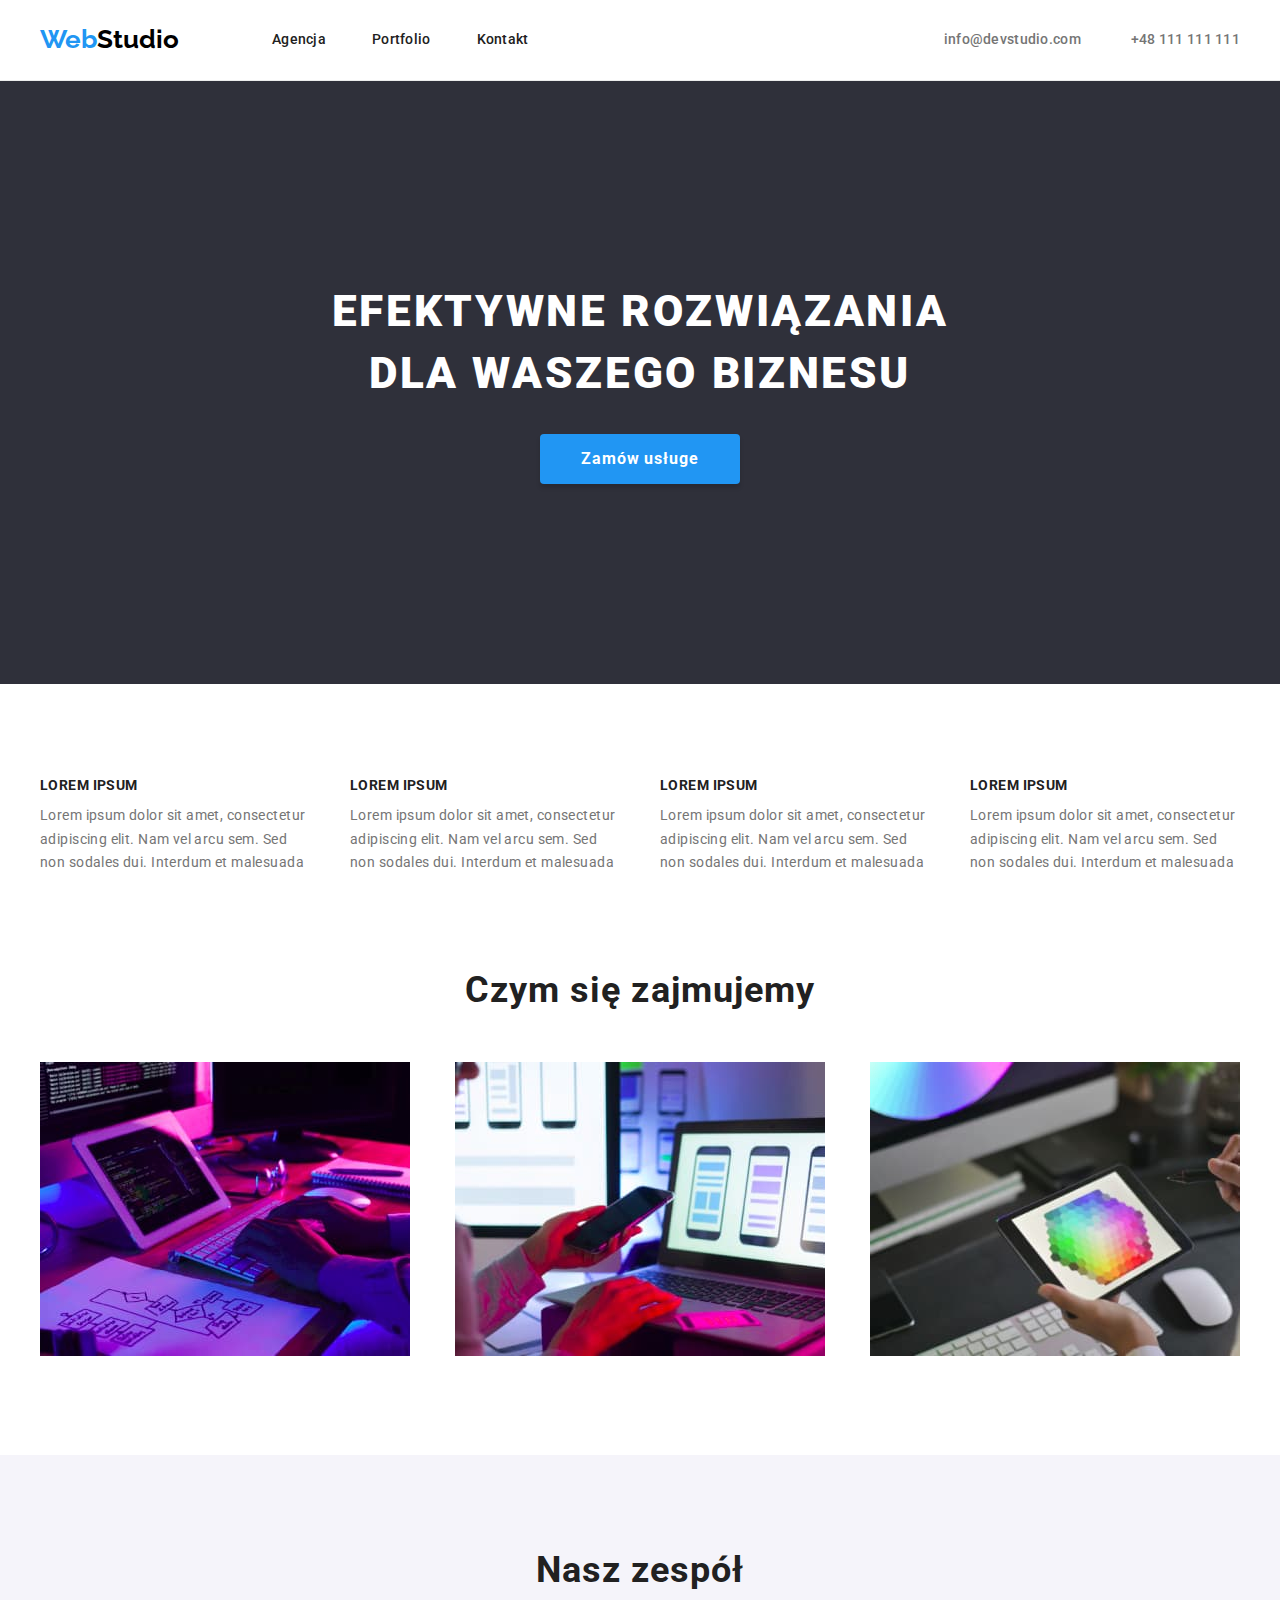
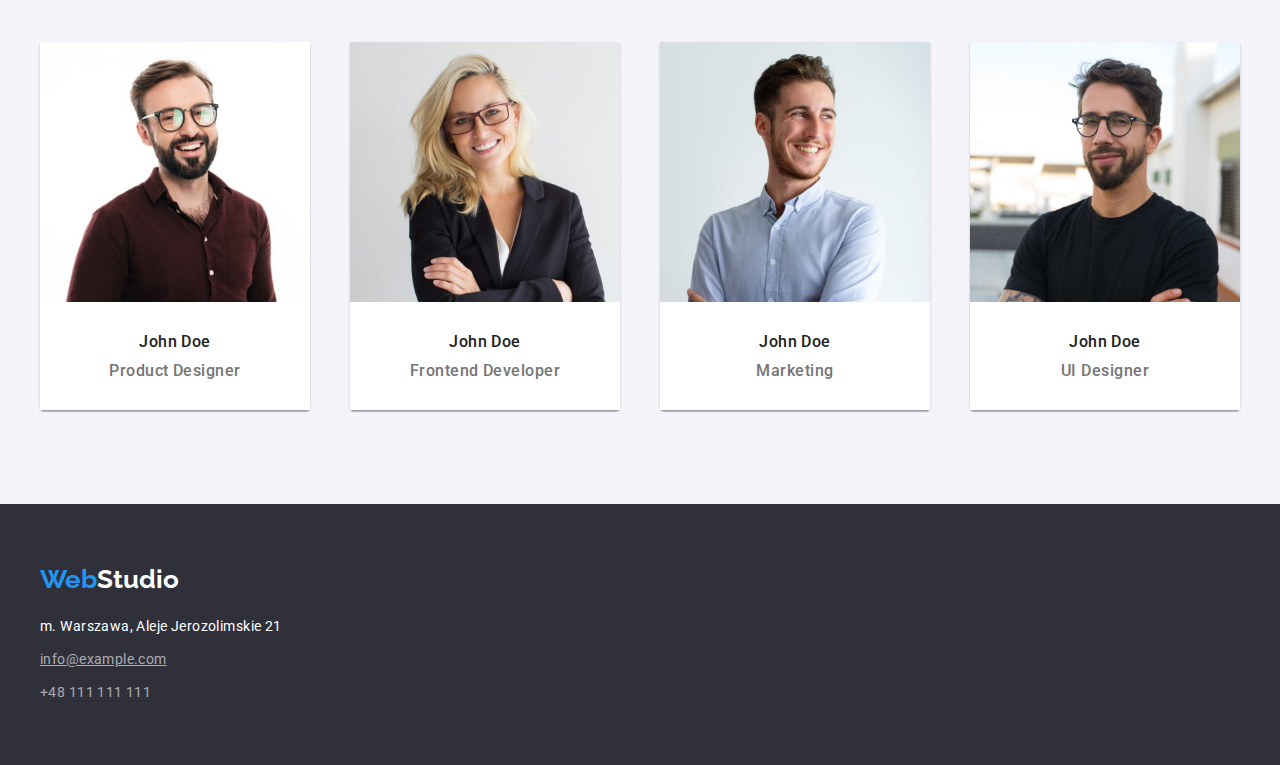
<file: index.html>
<!DOCTYPE html>
<html lang="pl">
    <head>
        <meta charset="UTF-8" />
        <meta http-equiv="X-UA-Compatible" content="IE=edge" />
        <meta name="viewport" content="width=device-width, initial-scale=1.0" />
        <title>Studio</title>
        <link
            rel="stylesheet"
            href="https://cdnjs.cloudflare.com/ajax/libs/modern-normalize/1.0.0/modern-normalize.min.css"
        />
        <link href="css/styles.css" rel="stylesheet" />
        <link rel="preconnect" href="https://fonts.googleapis.com" />
        <link rel="preconnect" href="https://fonts.gstatic.com" crossorigin />
        <link
            href="https://fonts.googleapis.com/css2?family=Raleway:wght@700&family=Roboto:wght@400;500;700;900&display=swap"
            rel="stylesheet"
        />
    </head>
    <body>
        <!-- Page header -->
        <header class="page-hdr">
            <div class="container box-header">
            <nav class="box-nav">
                <a class="logo" href="./index.html"><span>Web</span>Studio</a>
                <ul class="nav-lst">
                    <li><a href="">Agencja</a></li>
                    <li>
                        <a href="portfolio.html">Portfolio</a>
                    </li>
                    <li><a href="">Kontakt</a></li>
                </ul>
            </nav>
            <ul class="contact-lst">
                <li>
                    <a href="mailto:info@devstudio.com">info@devstudio.com</a>
                </li>
                <li>
                    <a href="tel:+48111111111">+48 111 111 111</a>
                </li>
            </ul>
        </div>
        
        </header>

        <!-- Main content -->
        <main>
            <!-- Firt section -->
            <section class="section section-hdr">
                
                    <div class="container">
                    <h1 class="hdr-first">
                        Efektywne rozwiązania dla waszego biznesu
                    </h1>
                    <div class="box-btn-studio"><button class="btn-studio" type="button">
                        Zamów usługe
                    </button>
                    </div>
                </div>
                
            </section>
            <!-- Second section -->
            <section class="section">
                <div class="container">
                <ul class="descr-lst">
                    <li>
                        <h3>Lorem ipsum</h3>
                        <p>
                            Lorem ipsum dolor sit amet, consectetur adipiscing
                            elit. Nam vel arcu sem. Sed non sodales dui.
                            Interdum et malesuada
                        </p>
                    </li>
                    <li>
                        <h3>Lorem ipsum</h3>
                        <p>
                            Lorem ipsum dolor sit amet, consectetur adipiscing
                            elit. Nam vel arcu sem. Sed non sodales dui.
                            Interdum et malesuada
                        </p>
                    </li>
                    <li>
                        <h3>Lorem ipsum</h3>
                        <p>
                            Lorem ipsum dolor sit amet, consectetur adipiscing
                            elit. Nam vel arcu sem. Sed non sodales dui.
                            Interdum et malesuada
                        </p>
                    </li>
                    <li>
                        <h3>Lorem ipsum</h3>
                        <p>
                            Lorem ipsum dolor sit amet, consectetur adipiscing
                            elit. Nam vel arcu sem. Sed non sodales dui.
                            Interdum et malesuada
                        </p>
                    </li>
                </ul>
                </div>
            </section>
            <!-- Third section -->
            <section class="section section-about">
                <div class="container">
                <h2 class="hdr-secondary">Czym się zajmujemy</h2>
                <ul class="about-lst">
                    <li>
                        <img
                            src="images/programer-working.jpg"
                            alt="Programer working his desk office"
                            width="370"
                            height="294"
                        />
                    </li>
                    <li>
                        <img
                            src="images/developing-application.jpg"
                            alt="Web UI Designers are developing application"
                            width="370"
                            height="294"
                        />
                    </li>
                    <li>
                        <img
                            src="images/creative-artist.jpg"
                            alt="Creative artist web design with working colour selection graphic tablet"
                            width="370"
                            height="294"
                        />
                    </li>
                </ul>
                </div>
            </section>
            <!-- Fourth section -->
            <section class="section section-team">
                <div class="container">
                <h2 class="hdr-secondary">Nasz zespół</h2>
                    <div class="box-team">
                        <figure class="card-team">
                            <img
                                src="images/product-designer.jpg"
                                alt="Product Designer"
                                width="270"
                                height="260"
                            />
                            <figcaption class="card-team-descr">
                                <span>John Doe</span>
                                <span class="profession">Product Designer</span>
                            </figcaption>
                        </figure>

                        <figure class="card-team">
                            <img
                                src="images/frontend-developer.jpg"
                                alt="Frontend Developer"
                                width="270"
                                height="260"
                            />
                            <figcaption class="card-team-descr">
                                <span>John Doe</span>
                                <span class="profession"
                                    >Frontend Developer</span
                                >
                            </figcaption>
                        </figure>

                        <figure class="card-team">
                            <img
                                src="images/marketing-department.jpg"
                                alt="Marketing"
                                width="270"
                                height="260"
                            />
                            <figcaption class="card-team-descr">
                                <span>John Doe</span>
                                <span class="profession">Marketing</span>
                            </figcaption>
                        </figure>

                        <figure class="card-team">
                            <img
                                src="images/ui-designer.jpg"
                                alt="UI Designer"
                                width="270"
                                height="260"
                            />
                            <figcaption class="card-team-descr">
                                <span>John Doe</span>
                                <span class="profession">UI Designer</span>
                            </figcaption>
                        </figure>
                    </div>
                
            </section>
        </main>
        <!-- Page footer -->
        <footer class="section-footer">
            <div class="container">
            <div class="box-logo"><a class="logo logo-dark" href="/index.html"
                ><span>Web</span>Studio</a
            >
            </div>
            <address class="address">
                <span>m. Warszawa, Aleje Jerozolimskie 21</span>
                
                <a class="address-lnk" href="mailto:info@example.com"
                    >info@example.com</a
                >
                <a href="tel:+48111111111">+48 111 111 111</a>
            </address>
        </div>
        </footer>
    </body>
</html>
</file>
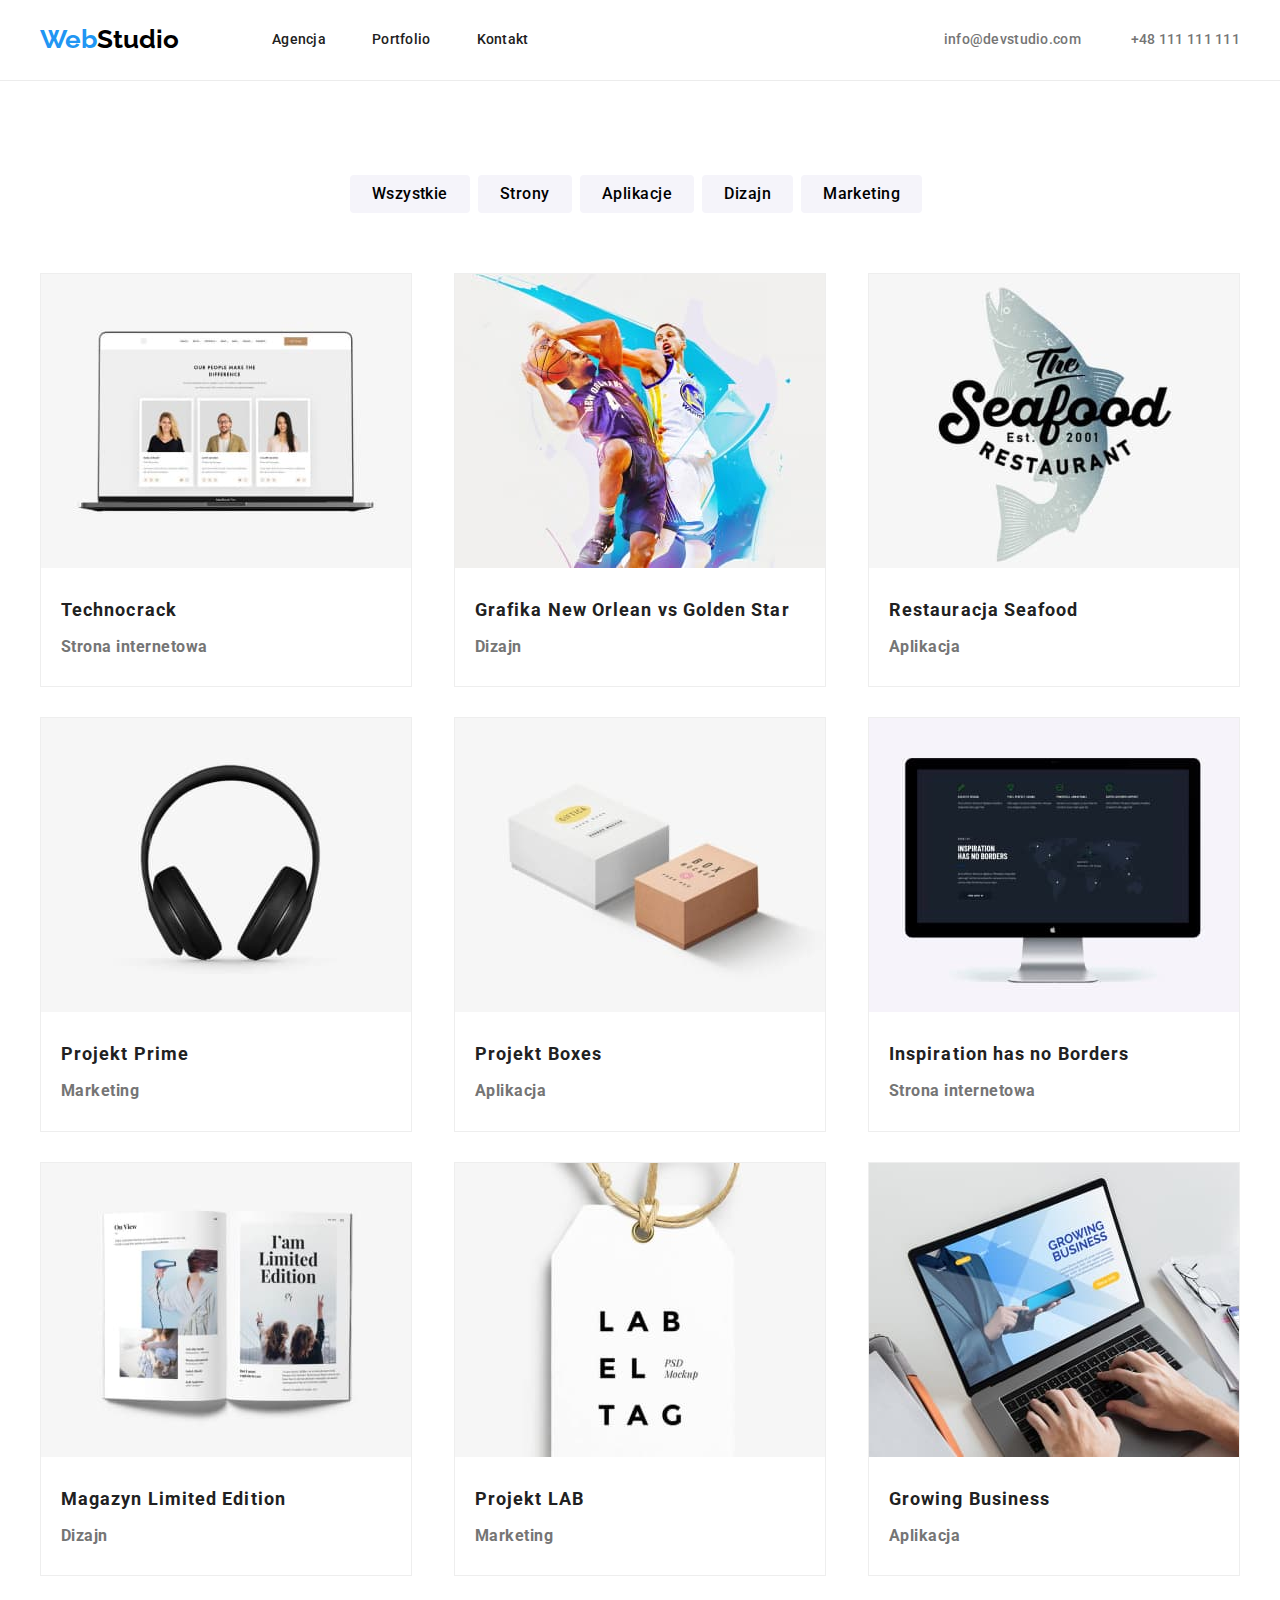
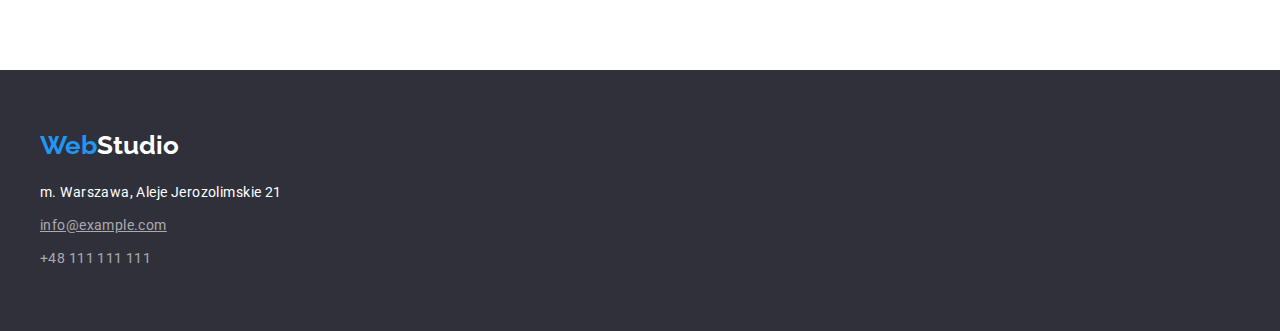
<file: portfolio.html>
<!DOCTYPE html>
<html lang="pl">
    <head>
        <meta charset="UTF-8" />
        <meta http-equiv="X-UA-Compatible" content="IE=edge" />
        <meta name="viewport" content="width=device-width, initial-scale=1.0" />
        <title>Portfolio</title>
        <link
            rel="stylesheet"
            href="https://cdnjs.cloudflare.com/ajax/libs/modern-normalize/1.0.0/modern-normalize.min.css"
        />
        <link href="css/styles.css" rel="stylesheet" />
        <link rel="preconnect" href="https://fonts.googleapis.com" />
        <link rel="preconnect" href="https://fonts.gstatic.com" crossorigin />
        <link
            href="https://fonts.googleapis.com/css2?family=Raleway:wght@700&family=Roboto:wght@400;500;700;900&display=swap"
            rel="stylesheet"
        />
    </head>
    <body>
        <!-- Page header -->
        <header class="page-hdr">
            <div class="container box-header">
                <nav class="box-nav">
                    <a class="logo" href="./index.html"
                        ><span>Web</span>Studio</a
                    >
                    <ul class="nav-lst">
                        <li><a href="">Agencja</a></li>
                        <li>
                            <a href="portfolio.html">Portfolio</a>
                        </li>
                        <li><a href="">Kontakt</a></li>
                    </ul>
                </nav>
                <ul class="contact-lst">
                    <li>
                        <a href="mailto:info@devstudio.com"
                            >info@devstudio.com</a
                        >
                    </li>
                    <li>
                        <a href="tel:+48111111111">+48 111 111 111</a>
                    </li>
                </ul>
            </div>
        </header>
        <!-- Main content -->
        <main>
            <section class="section">
                <div class="container">
                    <ul class="btns-lst-portfolio">
                        <li>
                            <button type="button">Wszystkie</button>
                        </li>
                        <li>
                            <button type="button">Strony</button>
                        </li>
                        <li>
                            <button type="button">Aplikacje</button>
                        </li>
                        <li>
                            <button type="button">Dizajn</button>
                        </li>
                        <li>
                            <button type="button">Marketing</button>
                        </li>
                    </ul>
                </div>
            </section>
            <section class="section">
                <div class="container">
                    <ul class="portfolio-lst">
                        <li>
                            <figure class="card-portfolio">
                                <img
                                    src="images/portfolio1.jpg"
                                    alt="laptop wyświetlający stronę internetową"
                                    width="370"
                                    height="294"
                                />
                                <figcaption class="card-portfolio-descr">
                                    <span>Technocrack</span
                                    ><span class="product"
                                        >Strona internetowa</span
                                    >
                                </figcaption>
                            </figure>
                        </li>
                        <li>
                            <figure class="card-portfolio">
                                <img
                                    src="images/portfolio2.jpg"
                                    alt="grafika z koszykarzami"
                                    width="370"
                                    height="294"
                                />
                                <figcaption class="card-portfolio-descr">
                                    <span
                                        >Grafika New Orlean vs Golden Star</span
                                    ><span class="product">Dizajn</span>
                                </figcaption>
                            </figure>
                        </li>
                        <li>
                            <figure class="card-portfolio">
                                <img
                                    src="images/portfolio3.jpg"
                                    alt="logo restauracji"
                                    width="370"
                                    height="294"
                                />
                                <figcaption class="card-portfolio-descr">
                                    <span>Restauracja Seafood</span
                                    ><span class="product">Aplikacja</span>
                                </figcaption>
                            </figure>
                        </li>
                        <li>
                            <figure class="card-portfolio">
                                <img
                                    src="images/portfolio4.jpg"
                                    alt="słuchawki"
                                    width="370"
                                    height="294"
                                />
                                <figcaption class="card-portfolio-descr">
                                    <span>Projekt Prime</span
                                    ><span class="product">Marketing</span>
                                </figcaption>
                            </figure>
                        </li>
                        <li>
                            <figure class="card-portfolio">
                                <img
                                    src="images/portfolio5.jpg"
                                    alt="puedełka"
                                    width="370"
                                    height="294"
                                />
                                <figcaption class="card-portfolio-descr">
                                    <span> Projekt Boxes</span
                                    ><span class="product">Aplikacja</span>
                                </figcaption>
                            </figure>
                        </li>
                        <li>
                            <figure class="card-portfolio">
                                <img
                                    src="images/portfolio6.jpg"
                                    alt="monitor wyświetlający stronę internetową"
                                    width="370"
                                    height="294"
                                />
                                <figcaption class="card-portfolio-descr">
                                    <span>Inspiration has no Borders</span
                                    ><span class="product"
                                        >Strona internetowa</span
                                    >
                                </figcaption>
                            </figure>
                        </li>
                        <li>
                            <figure class="card-portfolio">
                                <img
                                    src="images/portfolio7.jpg"
                                    alt="magazyn"
                                    width="370"
                                    height="294"
                                />
                                <figcaption class="card-portfolio-descr">
                                    <span>Magazyn Limited Edition</span
                                    ><span class="product">Dizajn</span>
                                </figcaption>
                            </figure>
                        </li>
                        <li>
                            <figure class="card-portfolio">
                                <img
                                    src="images/portfolio8.jpg"
                                    alt="etykieta"
                                    width="370"
                                    height="294"
                                />
                                <figcaption class="card-portfolio-descr">
                                    <span>Projekt LAB</span
                                    ><span class="product">Marketing</span>
                                </figcaption>
                            </figure>
                        </li>
                        <li>
                            <figure class="card-portfolio">
                                <img
                                    src="images/portfolio9.jpg"
                                    alt="pisanie aplikacji na laptopie"
                                    width="370"
                                    height="294"
                                />
                                <figcaption class="card-portfolio-descr">
                                    <span>Growing Business</span
                                    ><span class="product">Aplikacja</span>
                                </figcaption>
                            </figure>
                        </li>
                    </ul>
                </div>
            </section>
        </main>
        <!-- Page footer -->
        <footer class="section-footer">
            <div class="container">
                <div class="box-logo">
                    <a class="logo logo-dark" href="/index.html"
                        ><span>Web</span>Studio</a
                    >
                </div>
                <address class="address">
                    <span>m. Warszawa, Aleje Jerozolimskie 21</span>

                    <a class="address-lnk" href="mailto:info@example.com"
                        >info@example.com</a
                    >
                    <a href="tel:+48111111111">+48 111 111 111</a>
                </address>
            </div>
        </footer>
    </body>
</html>
</file>
<file: css/styles.css>
:root {
    --text-grey: #757575;
    --button-grey: #f5f4fa;
    --button-blue: #2196f3;
    --background-gray: #f5f4fa;
    --background-dark-grey: #2f303a;
    --logo-blue: #2196f3;
    --background-light-grey: #f5f4fa;
}
body {
    font-family: 'Roboto', sans-serif;
    color: #212121;
}
.container {
    width: 1200px;
    margin: 0 auto;
}
.section {
    padding: 94px 15px;
}
h1,
h2,
h3,
p,
ul,
.card-team,
.card-portfolio {
    margin: 0;
    padding: 0;
}
.nav-lst,
.contact-lst,
.descr-lst,
.about-lst,
.btns-lst-portfolio,
.portfolio-lst {
    list-style: none;
}
/* Page header-beginning */

.logo {
    font-family: 'Raleway', sans-serif;
    font-size: 26px;
    font-weight: 700;
    color: #000;
    line-height: 1.2;
    text-decoration: none;
    padding-right: 93px;
}
.box-header {
    display: flex;
    justify-content: space-between;
    padding: 24px 0 25px;
}
.page-hdr {
    border-bottom: 1px solid #ececec;
}
.box-nav {
    display: flex;
}
.nav-lst {
    display: flex;
    align-items: center;
}
.nav-lst li:not(:last-child) {
    padding-right: 46px;
}
.contact-lst {
    display: flex;

    align-items: center;
}
.contact-lst li:not(:first-child) {
    padding-left: 50px;
}
.logo span {
    color: var(--logo-blue);
}
.logo-dark {
    color: #fff;
}
.nav-lst a,
.contact-lst a {
    font-size: 14px;
    font-weight: 500;
    line-height: 1.1;
    letter-spacing: 0.02em;
    text-decoration: none;
    color: inherit;
}
.contact-lst a {
    color: #757575;
}

.nav-lst a:hover,
.nav-lst a:focus,
.contact-lst a:hover,
.contact-lst a:focus {
    color: var(--button-blue);
}
/* Page header-ending */

/* Main content-beginning */
.section-hdr {
    background-color: var(--background-dark-grey);
}
.hdr-first {
    font-size: 44px;
    font-weight: 900;
    line-height: 1.4;
    letter-spacing: 0.06em;
    color: #fff;
    text-transform: uppercase;
    width: 696px;
    text-align: center;
    margin: 0 auto;
    padding-top: 106px;
}
.btn-studio {
    font-size: 16px;
    font-weight: 700;
    line-height: 1.4;
    letter-spacing: 0.06em;
    width: 200px;
    height: 50px;
    background-color: var(--button-blue);
    border-radius: 4px;
    color: #fff;
    box-shadow: 0px 4px 4px rgba(0, 0, 0, 0.15);
    cursor: pointer;
    outline: none;
    border: none;
    border-radius: 4px;
    display: flex;
    align-items: center;
    justify-content: center;
    margin: 30px auto 0;
}
.box-btn-studio {
    padding-bottom: 106px;
}
.btns-lst-portfolio button {
    font-family: 'Roboto', sans-serif;
    font-size: 16px;
    font-weight: 500;
    line-height: 1.6;
    letter-spacing: 0.03em;
    background-color: var(--button-grey);
    cursor: pointer;
    outline: none;
    border: none;
    border-radius: 4px;
    padding: 6px 22px;
}
button {
    font-weight: 900;
}

.btns-lst-portfolio button:hover,
.btns-lst-portfolio button:focus {
    background-color: var(--button-blue);
    color: #fff;
}
.btns-lst-portfolio {
    display: flex;
    justify-content: center;
}
.btns-lst-portfolio button:not(last-child) {
    margin-right: 8px;
}
.descr-lst {
    display: flex;
    justify-content: space-between;
    gap: 40px;
}

.descr-lst p {
    padding-top: 10px;
}
.descr-lst h3 {
    font-size: 14px;
    font-weight: 700;
    line-height: 1.1;
    letter-spacing: 0.03em;
    text-transform: uppercase;
}
.descr-lst p {
    font-size: 14px;
    line-height: 1.7;
    letter-spacing: 0.03em;
    color: var(--text-grey);
}
.section-about {
    margin-top: -94px;
}
.about-lst {
    display: flex;
    justify-content: space-between;
    padding-top: 50px;
    gap: 45px;
}

.box-team {
    display: flex;
    gap: 40px;
    justify-content: space-between;
    padding-top: 50px;
}

.card-team {
    box-shadow: 0px 1px 3px rgba(0, 0, 0, 0.12), 0px 1px 1px rgba(0, 0, 0, 0.14),
        0px 2px 1px rgba(0, 0, 0, 0.2);
    border-radius: 0px 0px 4px 4px;
    display: flex;
    flex-direction: column;
}
.card-team-descr {
    font-size: 16px;
    font-weight: 500;
    line-height: 1.2;
    letter-spacing: 0.03em;
    background-color: #fff;
    display: flex;
    flex-direction: column;
    align-items: center;
    padding: 30px 0;
}

.section-team {
    background-color: var(--background-light-grey);
}

.hdr-secondary {
    font-size: 36px;
    font-weight: 700;
    line-height: 1.2;
    letter-spacing: 0.03em;
    text-align: center;
}
.profession {
    font-size: 16px;
    line-height: 1.2;
    letter-spacing: 0.03em;
    color: var(--text-grey);
    padding-top: 10px;
}

.product {
    font-size: 16px;
    line-height: 1.9;
    letter-spacing: 0.03em;
    color: var(--text-grey);
    padding-top: 4px;
}

.portfolio-lst {
    display: flex;
    flex-wrap: wrap;
    gap: 30px;
    justify-content: space-between;
    margin-top: -128px;
}
.card-portfolio {
    border: 1px solid #eeeeee;
    display: flex;
    flex-direction: column;
}
.card-portfolio-descr {
    font-size: 18px;
    font-weight: 700;
    line-height: 2;
    letter-spacing: 0.06em;
    background-color: #fff;
    display: flex;
    flex-direction: column;
    padding: 24px 20px;
}
/* Main content-ending*/

/* Page footer-beginning */
.section-footer {
    background-color: var(--background-dark-grey);
}

.address a,
.address span {
    font-size: 14px;
    line-height: 1.7;
    letter-spacing: 0.03em;
    text-decoration: none;
    color: #fff;
    font-style: normal;
}
.address .address-lnk {
    color: rgba(255, 255, 255, 0.6);
    text-decoration: underline;
}

.address a {
    color: rgba(255, 255, 255, 0.6);
    display: flex;
}

.address a:hover,
.address a:focus {
    color: var(--button-blue);
}
.box-logo {
    padding-top: 60px;
}
.address {
    padding-top: 20px;
    padding-bottom: 60px;
}
.address a {
    padding-top: 9px;
}
.address span {
}
/* Page footer-ending */
</file>
